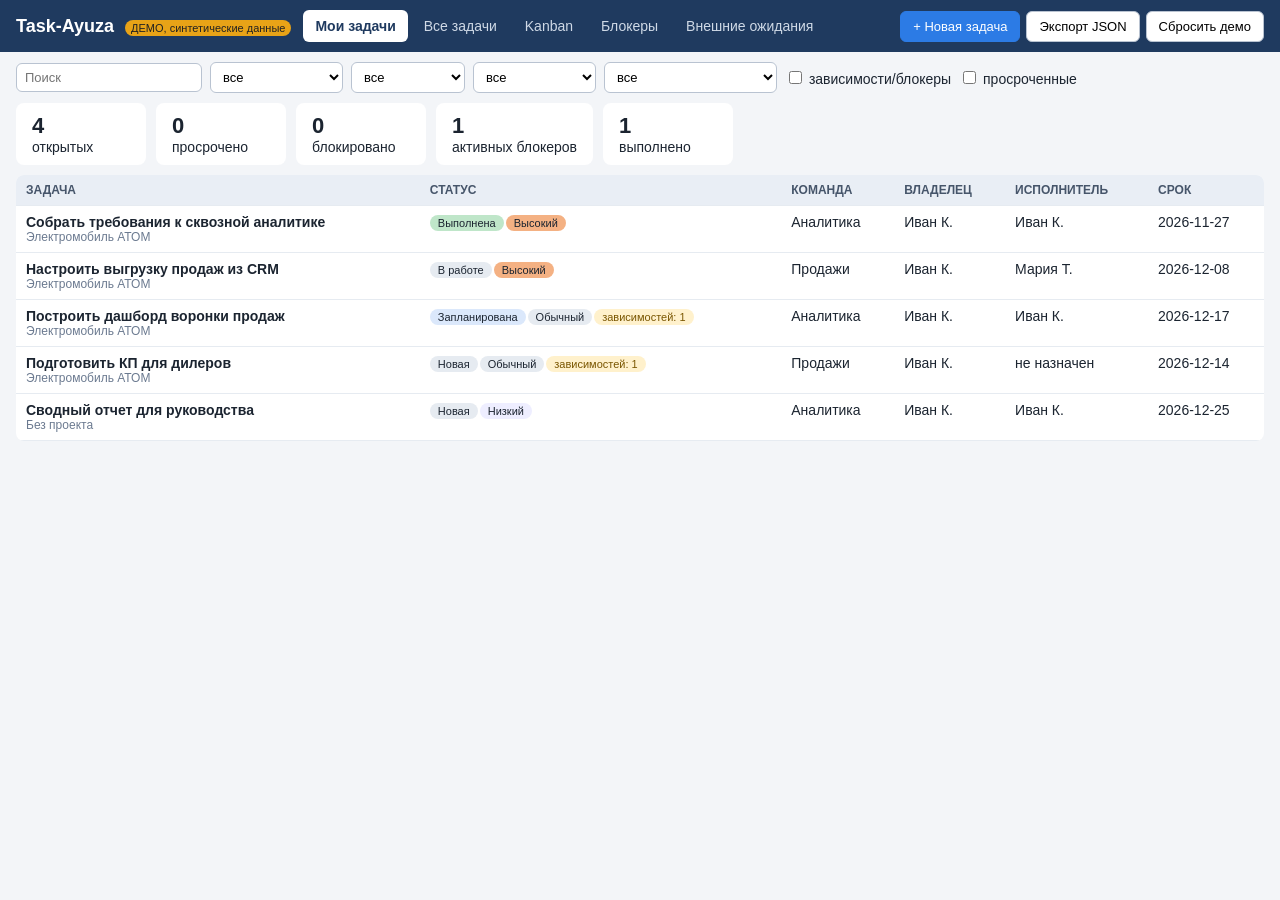
<file: demo/index.html>
<!DOCTYPE html>
<html lang="ru">
<head>
<meta charset="utf-8">
<meta name="viewport" content="width=device-width, initial-scale=1">
<title>Task-Ayuza | Демо</title>
<link rel="manifest" href="manifest.webmanifest">
<meta name="theme-color" content="#1f3a5f">
<link rel="stylesheet" href="styles.css">
</head>
<body>
<header>
  <div class="brand">Task-Ayuza <span class="tag">ДЕМО, синтетические данные</span></div>
  <nav id="nav" aria-label="Разделы"></nav>
  <div class="actions">
    <button id="btnNew" class="primary">+ Новая задача</button>
    <button id="btnExport">Экспорт JSON</button>
    <button id="btnReset">Сбросить демо</button>
  </div>
</header>
<section id="filters"></section>
<main id="view"></main>
<dialog id="dlg"></dialog>
<div id="toast" role="status" aria-live="polite"></div>
<script src="app.js"></script>
</body>
</html>
</file>
<file: demo/styles.css>
*{box-sizing:border-box}
body{margin:0;font-family:Arial,Helvetica,sans-serif;font-size:14px;color:#1b2430;background:#f3f5f8}
header{display:flex;flex-wrap:wrap;gap:12px;align-items:center;padding:10px 16px;background:#1f3a5f;color:#fff}
.brand{font-weight:bold;font-size:18px}
.tag{font-size:11px;font-weight:normal;background:#e8a317;color:#222;padding:2px 6px;border-radius:10px;margin-left:6px}
nav{display:flex;gap:4px;flex:1;flex-wrap:wrap}
nav button{background:transparent;color:#cfd9e6;border:0;padding:8px 12px;border-radius:6px;cursor:pointer;font-family:inherit;font-size:14px}
nav button.on{background:#fff;color:#1f3a5f;font-weight:bold}
button{font-family:inherit;font-size:13px;padding:7px 12px;border:1px solid #b9c3d1;background:#fff;border-radius:6px;cursor:pointer}
button:hover{background:#eef2f7}
button.primary{background:#2c7be5;color:#fff;border-color:#2c7be5}
button.primary:hover{background:#1f66c4}
button.danger{color:#b3261e;border-color:#e3b3af}
.actions{display:flex;gap:6px;flex-wrap:wrap}
#filters{display:flex;flex-wrap:wrap;gap:8px;padding:10px 16px;align-items:center}
#filters input,#filters select,dialog input,dialog select,dialog textarea{font-family:inherit;font-size:13px;padding:6px 8px;border:1px solid #b9c3d1;border-radius:6px;background:#fff}
main{padding:0 16px 24px}
table{width:100%;border-collapse:collapse;background:#fff;border-radius:8px;overflow:hidden}
th,td{padding:8px 10px;text-align:left;border-bottom:1px solid #e6ebf1;vertical-align:top}
th{background:#e9eef5;font-size:12px;text-transform:uppercase;color:#46556a}
tr.row{cursor:pointer}tr.row:hover{background:#f6f9fd}
.badge{display:inline-block;padding:2px 8px;border-radius:10px;font-size:11px;margin:1px 2px 1px 0;background:#e6ebf1}
.s-Новая{background:#e6ebf1}.s-Запланирована{background:#dbe8fb}.s-В\ работе{background:#d3f0dc}
.s-Блокирована{background:#fbdcd9;color:#8a1c14}.s-Выполнена{background:#bfe6c9}.s-Отменена{background:#ddd;color:#555}
.p-Критический{background:#b3261e;color:#fff}.p-Высокий{background:#f4b183}.p-Низкий{background:#eef}
.warn{background:#fff1cc;color:#7a5600}.over{background:#fbdcd9;color:#8a1c14}
.board{display:grid;grid-template-columns:repeat(6,minmax(190px,1fr));gap:10px;overflow-x:auto;padding-bottom:8px}
.col{background:#e9eef5;border-radius:8px;padding:8px;min-height:240px}
.col.drop{outline:2px dashed #2c7be5}
.col h3{margin:2px 4px 8px;font-size:13px;display:flex;justify-content:space-between}
.card{background:#fff;border-radius:8px;padding:8px;margin-bottom:8px;box-shadow:0 1px 2px rgba(0,0,0,.12);cursor:grab}
.card .t{font-weight:bold;margin-bottom:4px}.card .m{font-size:12px;color:#46556a}
.panel{background:#fff;border-radius:8px;padding:12px;margin-bottom:10px}
.kpis{display:flex;gap:10px;flex-wrap:wrap;margin-bottom:10px}
.kpi{background:#fff;border-radius:8px;padding:10px 16px;min-width:130px}.kpi b{font-size:22px;display:block}
dialog{border:0;border-radius:10px;padding:16px;width:min(720px,96vw);box-shadow:0 8px 30px rgba(0,0,0,.35)}
dialog::backdrop{background:rgba(0,0,0,.45)}
dialog h2{margin:0 0 10px}
.grid{display:grid;grid-template-columns:1fr 1fr;gap:10px}
.grid label{display:flex;flex-direction:column;font-size:12px;color:#46556a;gap:3px}
.grid .full{grid-column:1/-1}
.row-end{display:flex;gap:8px;justify-content:flex-end;margin-top:12px;flex-wrap:wrap}
.inline{display:flex;gap:6px;align-items:flex-start}.inline>*:first-child{flex:1}
.rec{color:#b3261e;font-weight:bold}
.rec::before{content:"";display:inline-block;width:10px;height:10px;background:#b3261e;border-radius:50%;margin-right:5px;animation:b 1s infinite}
@keyframes b{50%{opacity:.2}}
.dep{display:flex;justify-content:space-between;gap:8px;padding:4px 0;border-bottom:1px solid #eef}
.err{color:#b3261e;font-size:12px;margin-top:4px}
.muted{color:#6b7a90;font-size:12px}
#toast{position:fixed;bottom:16px;left:50%;transform:translateX(-50%);background:#222;color:#fff;padding:8px 14px;border-radius:8px;opacity:0;transition:.2s;pointer-events:none}
#toast.on{opacity:1}
@media(max-width:720px){.grid{grid-template-columns:1fr}th:nth-child(n+5),td:nth-child(n+5){display:none}}
</file>
